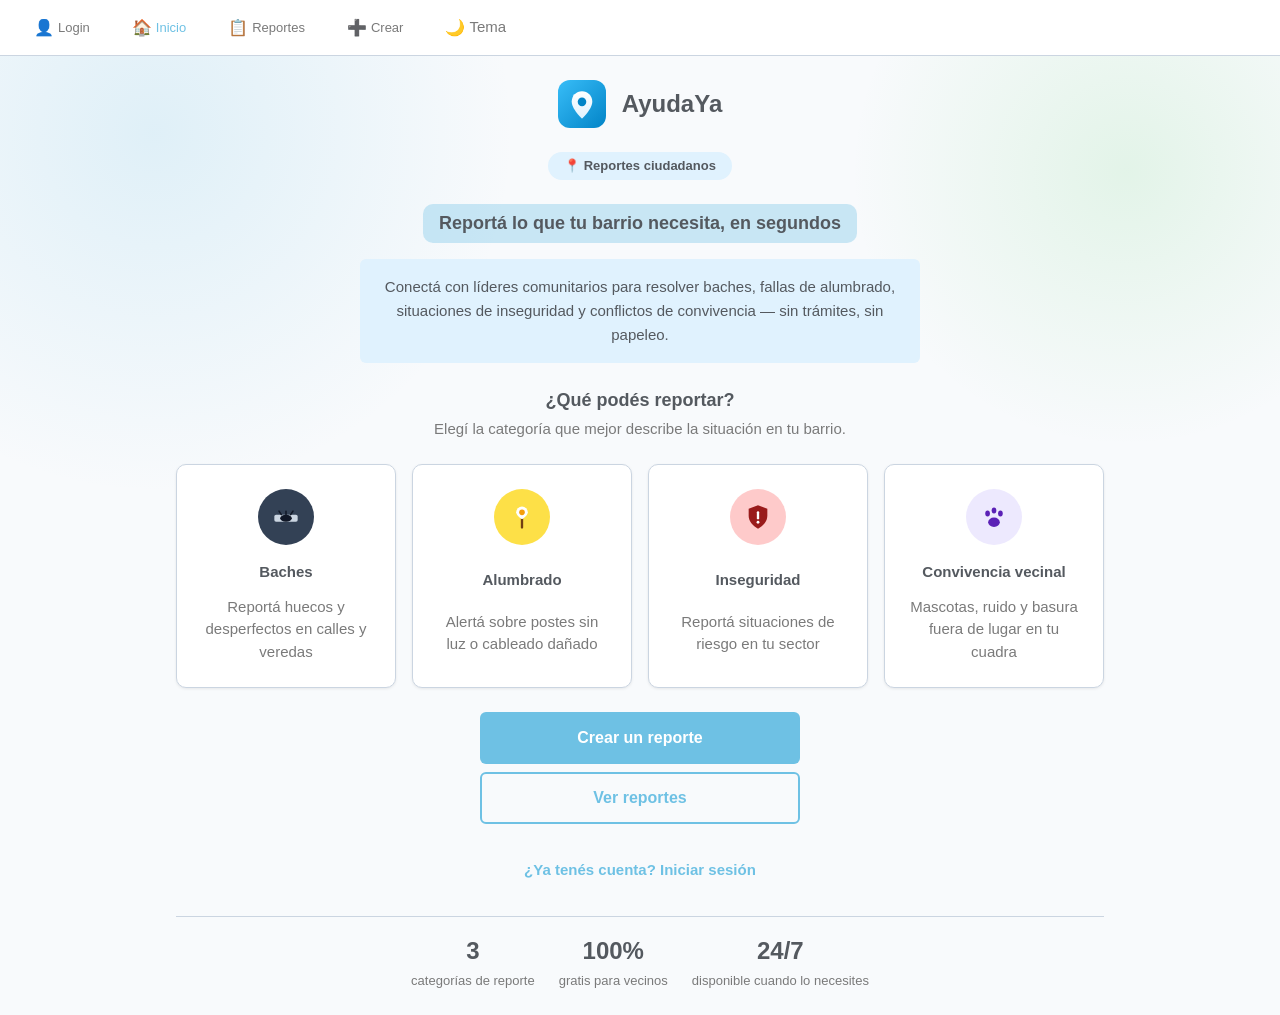
<file: index.html>
<!DOCTYPE html>
<html lang="es">
<head>
    <meta charset="UTF-8">
    <meta name="viewport" content="width=device-width, initial-scale=1.0">
    <title>AyudaYa — Inicio</title>
    <link rel="icon" type="image/svg+xml" href="assets/images/favicon.svg">
    <link rel="stylesheet" href="css/styles.css">
    <script>
        (function () {
            try {
                if (localStorage.getItem('ayudaya_theme') === 'dark') {
                    document.documentElement.setAttribute('data-theme', 'dark');
                }
            } catch (e) {}
        })();
    </script>
</head>
<body>
    <nav class="navbar" aria-label="Navegación principal">
        <a href="login.html" class="navbar__item">
            <span class="navbar__icon" aria-hidden="true">👤</span>
            <span>Login</span>
        </a>
        <a href="index.html" class="navbar__item">
            <span class="navbar__icon" aria-hidden="true">🏠</span>
            <span>Inicio</span>
        </a>
        <a href="reportes.html" class="navbar__item">
            <span class="navbar__icon" aria-hidden="true">📋</span>
            <span>Reportes</span>
        </a>
        <a href="crear-reporte.html" class="navbar__item">
            <span class="navbar__icon" aria-hidden="true">➕</span>
            <span>Crear</span>
        </a>
        <button type="button" class="navbar__item navbar__item--button" id="themeToggle" aria-pressed="false">
            <span class="navbar__icon" id="themeToggleIcon" aria-hidden="true">🌙</span>
            <span>Tema</span>
        </button>
    </nav>

    <main class="screen home-hero">
        <div class="container">
            <div class="hero">
                <div class="hero__brand">
                    <img src="assets/images/logo-ayudaya.svg" alt="AyudaYa" class="hero__logo">
                    <h1 class="hero__name">AyudaYa</h1>
                </div>

                <span class="hero__eyebrow">📍 Reportes ciudadanos</span>

                <div class="hero__intro">
                    <h2 class="hero__headline hero__highlight">
                        Reportá lo que tu barrio necesita, en segundos
                    </h2>
                    <p class="hero__lead">
                        Conectá con líderes comunitarios para resolver baches, fallas de alumbrado, situaciones de inseguridad y conflictos de convivencia — sin trámites, sin papeleo.
                    </p>
                </div>

                <div class="section-heading">
                    <h3 class="section-heading__title">¿Qué podés reportar?</h3>
                    <p class="section-heading__text">Elegí la categoría que mejor describe la situación en tu barrio.</p>
                </div>

                <div class="category-grid">
                    <div class="report-card category-card">
                        <div class="category-card__icon category-card__icon--bache" aria-hidden="true">
                            <svg width="28" height="28" viewBox="0 0 24 24" xmlns="http://www.w3.org/2000/svg">
                                <rect x="2" y="10" width="20" height="6" rx="1.5" fill="#cbd5e1"/>
                                <ellipse cx="12" cy="13" rx="5" ry="3" fill="#111827"/>
                                <path d="M8 10l-2-3M16 10l2-3M12 10V7" stroke="#111827" stroke-width="1.3" stroke-linecap="round"/>
                            </svg>
                        </div>
                        <div class="category-card__title">Baches</div>
                        <div class="category-card__text">Reportá huecos y desperfectos en calles y veredas</div>
                    </div>
                    <div class="report-card category-card">
                        <div class="category-card__icon category-card__icon--alumbrado" aria-hidden="true">
                            <svg width="28" height="28" viewBox="0 0 24 24" xmlns="http://www.w3.org/2000/svg">
                                <line x1="12" y1="11" x2="12" y2="21" stroke="#713f12" stroke-width="2" stroke-linecap="round"/>
                                <path d="M12 3a5 5 0 0 1 5 5c0 3-5 6-5 6s-5-3-5-6a5 5 0 0 1 5-5z" fill="#ffffff"/>
                                <circle cx="12" cy="8" r="2.4" fill="#f59e0b"/>
                            </svg>
                        </div>
                        <div class="category-card__title">Alumbrado</div>
                        <div class="category-card__text">Alertá sobre postes sin luz o cableado dañado</div>
                    </div>
                    <div class="report-card category-card">
                        <div class="category-card__icon category-card__icon--inseguridad" aria-hidden="true">
                            <svg width="28" height="28" viewBox="0 0 24 24" xmlns="http://www.w3.org/2000/svg">
                                <path d="M12 2l8 3v6c0 5-3.5 8.5-8 11-4.5-2.5-8-6-8-11V5l8-3z" fill="#991b1b"/>
                                <rect x="11" y="7" width="2" height="7" rx="1" fill="#ffffff"/>
                                <circle cx="12" cy="16.5" r="1.2" fill="#ffffff"/>
                            </svg>
                        </div>
                        <div class="category-card__title">Inseguridad</div>
                        <div class="category-card__text">Reportá situaciones de riesgo en tu sector</div>
                    </div>
                    <div class="report-card category-card">
                        <div class="category-card__icon category-card__icon--convivencia" aria-hidden="true">
                            <svg width="28" height="28" viewBox="0 0 24 24" xmlns="http://www.w3.org/2000/svg">
                                <ellipse cx="12" cy="16.5" rx="5" ry="4" fill="#5b21b6"/>
                                <ellipse cx="6.5" cy="9" rx="2" ry="2.6" fill="#5b21b6"/>
                                <ellipse cx="12" cy="6.5" rx="2" ry="2.6" fill="#5b21b6"/>
                                <ellipse cx="17.5" cy="9" rx="2" ry="2.6" fill="#5b21b6"/>
                            </svg>
                        </div>
                        <div class="category-card__title">Convivencia vecinal</div>
                        <div class="category-card__text">Mascotas, ruido y basura fuera de lugar en tu cuadra</div>
                    </div>
                </div>

                <div class="hero__actions">
                    <a href="crear-reporte.html" class="btn btn--primary btn--lg">Crear un reporte</a>
                    <a href="reportes.html" class="btn btn--secondary btn--lg">Ver reportes</a>
                </div>
                <a href="login.html" class="link hero__login-link">¿Ya tenés cuenta? Iniciar sesión</a>

                <div class="hero__stats">
                    <div class="hero__stat">
                        <span class="hero__stat-number">3</span>
                        <span class="hero__stat-label">categorías de reporte</span>
                    </div>
                    <div class="hero__stat">
                        <span class="hero__stat-number">100%</span>
                        <span class="hero__stat-label">gratis para vecinos</span>
                    </div>
                    <div class="hero__stat">
                        <span class="hero__stat-number">24/7</span>
                        <span class="hero__stat-label">disponible cuando lo necesites</span>
                    </div>
                </div>
            </div>
        </div>
    </main>

    <script src="js/main.js"></script>
</body>
</html>
</file>
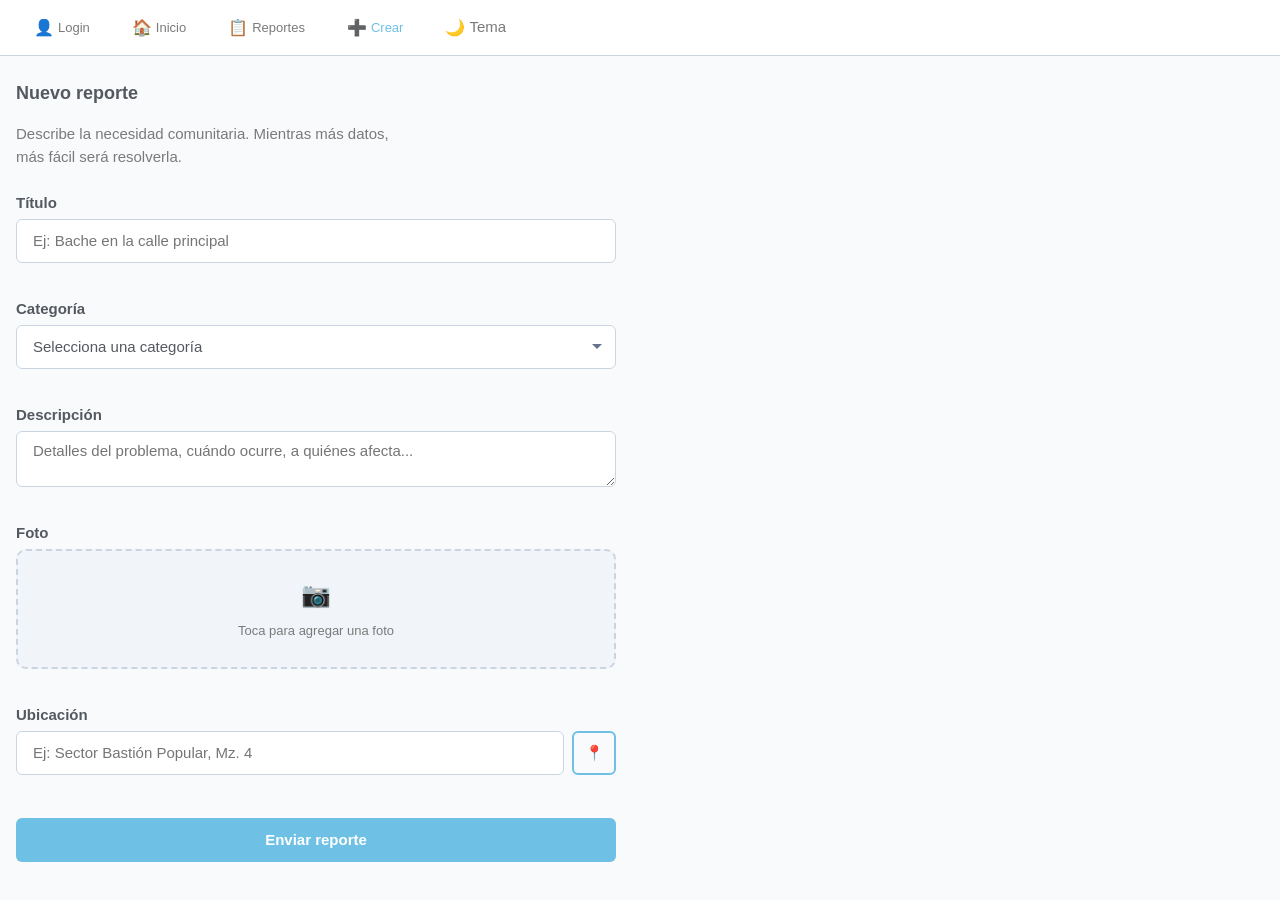
<file: crear-reporte.html>
<!DOCTYPE html>
<html lang="es">
<head>
    <meta charset="UTF-8">
    <meta name="viewport" content="width=device-width, initial-scale=1.0">
    <title>AyudaYa — Crear reporte</title>
    <link rel="icon" type="image/svg+xml" href="assets/images/favicon.svg">
    <link rel="stylesheet" href="css/styles.css">
    <script>
        (function () {
            try {
                if (localStorage.getItem('ayudaya_theme') === 'dark') {
                    document.documentElement.setAttribute('data-theme', 'dark');
                }
            } catch (e) {}
        })();
    </script>
</head>
<body>
    <nav class="navbar" aria-label="Navegación principal">
        <a href="login.html" class="navbar__item">
            <span class="navbar__icon" aria-hidden="true">👤</span>
            <span>Login</span>
        </a>
        <a href="index.html" class="navbar__item">
            <span class="navbar__icon" aria-hidden="true">🏠</span>
            <span>Inicio</span>
        </a>
        <a href="reportes.html" class="navbar__item">
            <span class="navbar__icon" aria-hidden="true">📋</span>
            <span>Reportes</span>
        </a>
        <a href="crear-reporte.html" class="navbar__item navbar__item--active" aria-current="page">
            <span class="navbar__icon" aria-hidden="true">➕</span>
            <span>Crear</span>
        </a>
        <button type="button" class="navbar__item navbar__item--button" id="themeToggle" aria-pressed="false">
            <span class="navbar__icon" id="themeToggleIcon" aria-hidden="true">🌙</span>
            <span>Tema</span>
        </button>
    </nav>

    <main class="screen">
        <h1 class="screen__title">Nuevo reporte</h1>
        <p class="screen__subtitle">Describe la necesidad comunitaria. Mientras más datos, más fácil será resolverla.</p>

        <form id="createReportForm" class="form--narrow" novalidate>
            <div class="form__group">
                <label class="form__label" for="report-title">Título</label>
                <input class="form__input" id="report-title" type="text" placeholder="Ej: Bache en la calle principal" required>
                <span class="form__error" id="report-title-error"></span>
            </div>

            <div class="form__group">
                <label class="form__label" for="report-category">Categoría</label>
                <select class="form__input form__select" id="report-category" required>
                    <option value="">Selecciona una categoría</option>
                    <option value="bache">Bache</option>
                    <option value="alumbrado">Alumbrado</option>
                    <option value="inseguridad">Inseguridad</option>
                    <option value="convivencia">Convivencia vecinal</option>
                </select>
                <span class="form__error" id="report-category-error"></span>
            </div>

            <div class="form__group">
                <label class="form__label" for="report-description">Descripción</label>
                <textarea class="form__input form__textarea" id="report-description" placeholder="Detalles del problema, cuándo ocurre, a quiénes afecta..." required></textarea>
                <span class="form__error" id="report-description-error"></span>
            </div>

            <div class="form__group">
                <label class="form__label" for="report-photo">Foto</label>
                <label class="placeholder-visual" for="report-photo" id="reportPhotoLabel" aria-label="Agregar foto del reporte">
                    <span class="placeholder-visual__icon" aria-hidden="true">📷</span>
                    <span>Toca para agregar una foto</span>
                </label>
                <input class="sr-only" id="report-photo" type="file" accept="image/*">
                <span class="form__error" id="report-photo-error"></span>
            </div>

            <div class="form__group">
                <label class="form__label" for="report-location">Ubicación</label>
                <div class="location-row">
                    <input class="form__input" id="report-location" type="text" placeholder="Ej: Sector Bastión Popular, Mz. 4">
                    <button class="btn btn--secondary btn--icon" type="button" id="useLocationBtn" aria-label="Usar mi ubicación actual" title="Usar mi ubicación actual">📍</button>
                </div>
                <span class="location-status" id="report-location-status"></span>
                <span class="form__error" id="report-map-error"></span>
            </div>

            <button class="btn btn--primary btn--block" type="submit">Enviar reporte</button>
        </form>
    </main>
    <script src="js/main.js"></script>
</body>
</html>
</file>
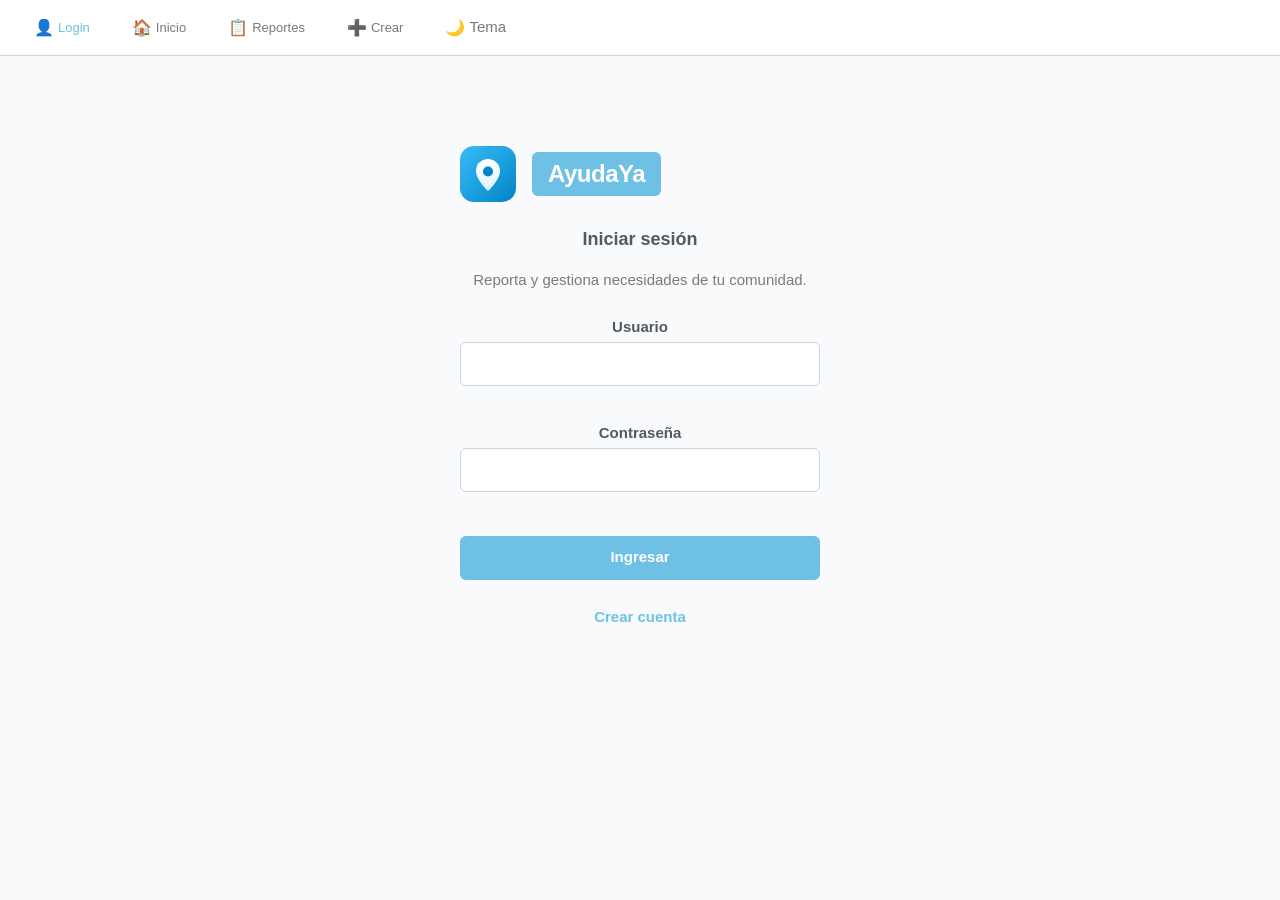
<file: login.html>
<!DOCTYPE html>
<html lang="es">
<head>
    <meta charset="UTF-8">
    <meta name="viewport" content="width=device-width, initial-scale=1.0">
    <title>AyudaYa — Iniciar sesión</title>
    <link rel="icon" type="image/svg+xml" href="assets/images/favicon.svg">
    <link rel="stylesheet" href="css/styles.css">
    <script>
        (function () {
            try {
                if (localStorage.getItem('ayudaya_theme') === 'dark') {
                    document.documentElement.setAttribute('data-theme', 'dark');
                }
            } catch (e) {}
        })();
    </script>
</head>
<body>
    <nav class="navbar" aria-label="Navegación principal">
        <a href="login.html" class="navbar__item">
            <span class="navbar__icon" aria-hidden="true">👤</span>
            <span>Login</span>
        </a>
        <a href="index.html" class="navbar__item">
            <span class="navbar__icon" aria-hidden="true">🏠</span>
            <span>Inicio</span>
        </a>
        <a href="reportes.html" class="navbar__item">
            <span class="navbar__icon" aria-hidden="true">📋</span>
            <span>Reportes</span>
        </a>
        <a href="crear-reporte.html" class="navbar__item">
            <span class="navbar__icon" aria-hidden="true">➕</span>
            <span>Crear</span>
        </a>
        <button type="button" class="navbar__item navbar__item--button" id="themeToggle" aria-pressed="false">
            <span class="navbar__icon" id="themeToggleIcon" aria-hidden="true">🌙</span>
            <span>Tema</span>
        </button>
    </nav>

    <div class="screen screen--centered">
        <div class="auth-card">
            <div class="auth-card__brand">
                <img src="assets/images/logo-ayudaya.svg" alt="AyudaYa" class="auth-card__logo">
                <div class="screen__logo auth-card__badge">AyudaYa</div>
            </div>
            <h1 class="screen__title">Iniciar sesión</h1>
            <p class="screen__subtitle">Reporta y gestiona necesidades de tu comunidad.</p>

            <form id="loginForm" novalidate>
            <div class="form__group">
                <label class="form__label" for="login-user">Usuario</label>
                <input class="form__input" id="login-user" type="text" autocomplete="username" required>
                <span class="form__error" id="login-user-error"></span>
            </div>
            <div class="form__group">
                <label class="form__label" for="login-pass">Contraseña</label>
                <input class="form__input" id="login-pass" type="password" autocomplete="current-password" required>
                <span class="form__error" id="login-pass-error"></span>
            </div>
            <button class="btn btn--primary btn--block mt-sm" type="submit">Ingresar</button>
        </form>

        <div class="mt-md">
            <a href="registro.html" class="link">Crear cuenta</a>
        </div>
    </div>
    <script src="js/main.js"></script>
</body>
</html>
</file>
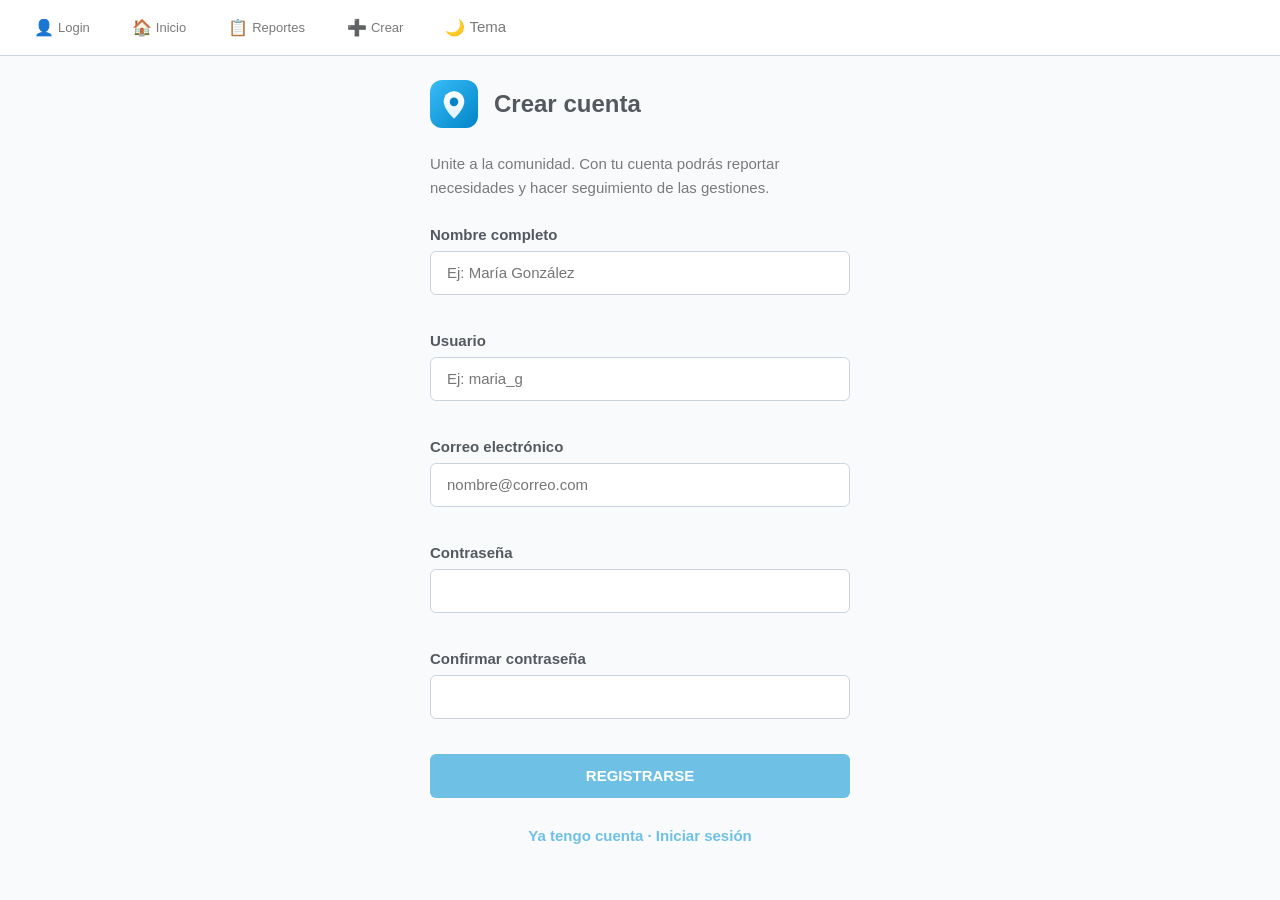
<file: registro.html>
<!DOCTYPE html>
<html lang="es">
<head>
    <meta charset="UTF-8">
    <meta name="viewport" content="width=device-width, initial-scale=1.0">
    <title>AyudaYa — Crear cuenta</title>
    <link rel="icon" type="image/svg+xml" href="assets/images/favicon.svg">
    <link rel="stylesheet" href="css/styles.css">
    <script>
        (function () {
            try {
                if (localStorage.getItem('ayudaya_theme') === 'dark') {
                    document.documentElement.setAttribute('data-theme', 'dark');
                }
            } catch (e) {}
        })();
    </script>
</head>
<body>
    <nav class="navbar" aria-label="Navegación principal">
        <a href="login.html" class="navbar__item navbar__item--active" aria-current="page">
            <span class="navbar__icon" aria-hidden="true">👤</span>
            <span>Login</span>
        </a>
        <a href="index.html" class="navbar__item">
            <span class="navbar__icon" aria-hidden="true">🏠</span>
            <span>Inicio</span>
        </a>
        <a href="reportes.html" class="navbar__item">
            <span class="navbar__icon" aria-hidden="true">📋</span>
            <span>Reportes</span>
        </a>
        <a href="crear-reporte.html" class="navbar__item">
            <span class="navbar__icon" aria-hidden="true">➕</span>
            <span>Crear</span>
        </a>
        <button type="button" class="navbar__item navbar__item--button" id="themeToggle" aria-pressed="false">
            <span class="navbar__icon" id="themeToggleIcon" aria-hidden="true">🌙</span>
            <span>Tema</span>
        </button>
    </nav>

    <main class="screen">
        <div class="auth-card auth-card--wide">
            <div class="auth-card__brand">
                <img src="assets/images/logo-ayudaya.svg" alt="AyudaYa" class="auth-card__logo auth-card__logo--sm">
                <h1 class="auth-card__title">Crear cuenta</h1>
            </div>
            <p class="auth-card__lead">
                Unite a la comunidad. Con tu cuenta podrás reportar necesidades y hacer seguimiento de las gestiones.
            </p>

            <form id="registerForm" novalidate>
                <div class="form__group">
                    <label class="form__label" for="reg-name">Nombre completo</label>
                    <input class="form__input" id="reg-name" type="text" autocomplete="name" placeholder="Ej: María González" required>
                    <span class="form__error" id="reg-name-error"></span>
                </div>

                <div class="form__group">
                    <label class="form__label" for="reg-user">Usuario</label>
                    <input class="form__input" id="reg-user" type="text" autocomplete="username" placeholder="Ej: maria_g" required>
                    <span class="form__error" id="reg-user-error"></span>
                </div>

                <div class="form__group">
                    <label class="form__label" for="reg-email">Correo electrónico</label>
                    <input class="form__input" id="reg-email" type="email" autocomplete="email" placeholder="nombre@correo.com" required>
                    <span class="form__error" id="reg-email-error"></span>
                </div>

                <div class="form__group">
                    <label class="form__label" for="reg-pass">Contraseña</label>
                    <input class="form__input" id="reg-pass" type="password" autocomplete="new-password" required>
                    <span class="form__error" id="reg-pass-error"></span>
                </div>

                <div class="form__group">
                    <label class="form__label" for="reg-pass-confirm">Confirmar contraseña</label>
                    <input class="form__input" id="reg-pass-confirm" type="password" autocomplete="new-password" required>
                    <span class="form__error" id="reg-pass-confirm-error"></span>
                </div>

                <button class="btn btn--primary btn--block" type="submit">REGISTRARSE</button>
            </form>

            <div class="mt-md text-center">
                <a href="login.html" class="link">Ya tengo cuenta · Iniciar sesión</a>
            </div>
        </div>
    </main>

    <script src="js/main.js"></script>
</body>
</html>
</file>
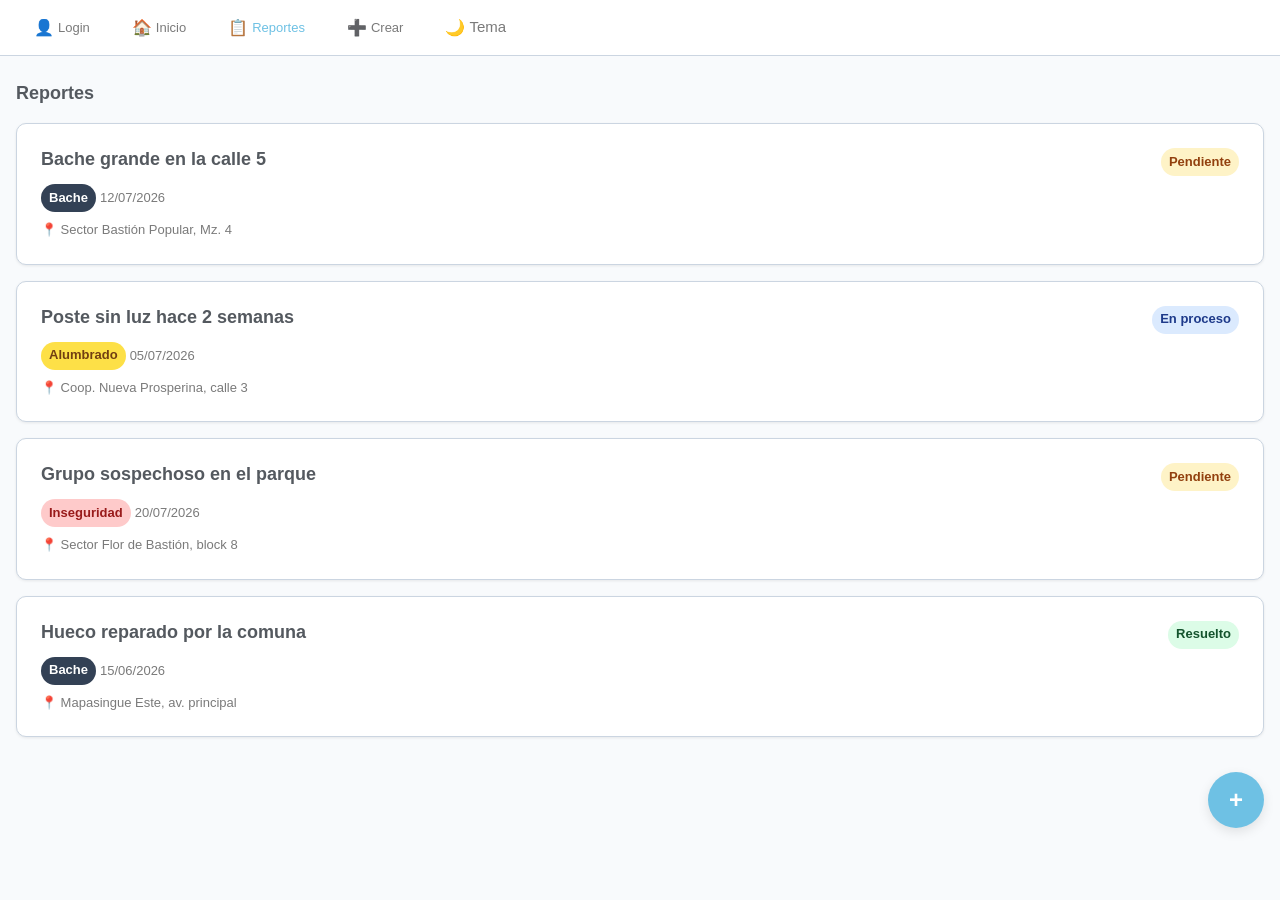
<file: reportes.html>
<!DOCTYPE html>
<html lang="es">
<head>
    <meta charset="UTF-8">
    <meta name="viewport" content="width=device-width, initial-scale=1.0">
    <title>AyudaYa — Reportes</title>
    <link rel="icon" type="image/svg+xml" href="assets/images/favicon.svg">
    <link rel="stylesheet" href="css/styles.css">
    <script>
        (function () {
            try {
                if (localStorage.getItem('ayudaya_theme') === 'dark') {
                    document.documentElement.setAttribute('data-theme', 'dark');
                }
            } catch (e) {}
        })();
    </script>
</head>
<body>
    <nav class="navbar" aria-label="Navegación principal">
        <a href="login.html" class="navbar__item">
            <span class="navbar__icon" aria-hidden="true">👤</span>
            <span>Login</span>
        </a>
        <a href="index.html" class="navbar__item">
            <span class="navbar__icon" aria-hidden="true">🏠</span>
            <span>Inicio</span>
        </a>
        <a href="reportes.html" class="navbar__item navbar__item--active" aria-current="page">
            <span class="navbar__icon" aria-hidden="true">📋</span>
            <span>Reportes</span>
        </a>
        <a href="crear-reporte.html" class="navbar__item">
            <span class="navbar__icon" aria-hidden="true">➕</span>
            <span>Crear</span>
        </a>
        <button type="button" class="navbar__item navbar__item--button" id="themeToggle" aria-pressed="false">
            <span class="navbar__icon" id="themeToggleIcon" aria-hidden="true">🌙</span>
            <span>Tema</span>
        </button>
    </nav>

    <main class="screen">
        <h1 class="screen__title">Reportes</h1>

        <div class="list">
            <article class="report-card">
                <div class="report-card__header">
                    <div class="report-card__title">Bache grande en la calle 5</div>
                    <span class="badge badge--status-pending">Pendiente</span>
                </div>
                <div class="report-card__meta">
                    <span class="badge badge--category-bache">Bache</span>
                    <span class="report-card__date">12/07/2026</span>
                </div>
                <div class="report-card__location">📍 Sector Bastión Popular, Mz. 4</div>
            </article>

            <article class="report-card">
                <div class="report-card__header">
                    <div class="report-card__title">Poste sin luz hace 2 semanas</div>
                    <span class="badge badge--status-inprogress">En proceso</span>
                </div>
                <div class="report-card__meta">
                    <span class="badge badge--category-alumbrado">Alumbrado</span>
                    <span class="report-card__date">05/07/2026</span>
                </div>
                <div class="report-card__location">📍 Coop. Nueva Prosperina, calle 3</div>
            </article>

            <article class="report-card">
                <div class="report-card__header">
                    <div class="report-card__title">Grupo sospechoso en el parque</div>
                    <span class="badge badge--status-pending">Pendiente</span>
                </div>
                <div class="report-card__meta">
                    <span class="badge badge--category-inseguridad">Inseguridad</span>
                    <span class="report-card__date">20/07/2026</span>
                </div>
                <div class="report-card__location">📍 Sector Flor de Bastión, block 8</div>
            </article>

            <article class="report-card">
                <div class="report-card__header">
                    <div class="report-card__title">Hueco reparado por la comuna</div>
                    <span class="badge badge--status-resolved">Resuelto</span>
                </div>
                <div class="report-card__meta">
                    <span class="badge badge--category-bache">Bache</span>
                    <span class="report-card__date">15/06/2026</span>
                </div>
                <div class="report-card__location">📍 Mapasingue Este, av. principal</div>
            </article>
        </div>

        <a href="crear-reporte.html" class="fab" aria-label="Nuevo reporte">+</a>
    </main>
    <script src="js/main.js"></script>
</body>
</html>
</file>
<file: css/styles.css>
:root {
    --color-primary: #6EC1E4;
    --color-secondary: #61CE70;
    --color-success: #16a34a;
    --color-error: #dc2626;
    --color-warning: #d97706;
    --color-gray-100: #f1f5f9;
    --color-gray-300: #cbd5e1;
    --color-gray-500: #64748b;
    --color-gray-700: #334155;
    --color-background: #f8fafc;
    --color-surface: #ffffff;
    --color-primary-soft: #e0f2fe;

    --color-text: #54595F;
    --color-text-muted: #7A7A7A;
    --color-text-inverse: #ffffff;

    --font-family: -apple-system, BlinkMacSystemFont, "Segoe UI", Roboto, "Helvetica Neue", Arial, sans-serif;
    --font-size-title: 1.5rem;
    --font-size-subtitle: 1.125rem;
    --font-size-body: 0.9375rem;
    --font-size-caption: 0.8125rem;

    --space-xs: 4px;
    --space-sm: 8px;
    --space-md: 16px;
    --space-lg: 24px;

    --radius-sm: 6px;
    --radius-md: 10px;

    --shadow-sm: 0 1px 3px rgba(0, 0, 0, 0.08);
    --shadow-md: 0 4px 12px rgba(0, 0, 0, 0.1);

    --nav-height: 56px;
    --container-max: 960px;
}

*, *::before, *::after {
    margin: 0;
    padding: 0;
    box-sizing: border-box;
}

html {
    scroll-behavior: smooth;
}

body {
    font-family: var(--font-family);
    font-size: var(--font-size-body);
    line-height: 1.5;
    color: var(--color-text);
    background-color: var(--color-background);
    -webkit-font-smoothing: antialiased;
}

.container {
    width: 100%;
    max-width: var(--container-max);
    margin: 0 auto;
    padding: 0 var(--space-md);
}

/* Navegación inferior móvil-first */
.navbar {
    position: fixed;
    bottom: 0;
    left: 0;
    right: 0;
    height: var(--nav-height);
    background: var(--color-surface);
    border-top: 1px solid var(--color-gray-300);
    display: flex;
    justify-content: space-around;
    align-items: center;
    z-index: 100;
}

.navbar__item {
    display: flex;
    flex-direction: column;
    align-items: center;
    justify-content: center;
    gap: 2px;
    text-decoration: none;
    color: var(--color-text-muted);
    font-size: var(--font-size-caption);
    font-weight: 500;
    padding: var(--space-xs) var(--space-sm);
    min-height: var(--nav-height);
    min-width: 64px;
    transition: color 0.2s;
}

.navbar__item:hover,
.navbar__item:focus-visible {
    color: var(--color-primary);
    outline: none;
}

.navbar__item:focus-visible {
    background: var(--color-gray-100);
    border-radius: var(--radius-sm);
}

.navbar__icon {
    width: 24px;
    height: 24px;
    display: inline-flex;
    align-items: center;
    justify-content: center;
    font-size: 1.25rem;
    line-height: 1;
}

.navbar__item--active {
    color: var(--color-primary);
}

/* Botón */
.btn {
    display: inline-flex;
    align-items: center;
    justify-content: center;
    min-height: 44px;
    padding: 10px var(--space-lg);
    border-radius: var(--radius-sm);
    font-family: var(--font-family);
    font-size: var(--font-size-body);
    font-weight: 600;
    line-height: 1.25;
    text-decoration: none;
    border: none;
    cursor: pointer;
    transition: background-color 0.2s, transform 0.1s;
}

.btn:focus-visible {
    outline: 3px solid var(--color-secondary);
    outline-offset: 2px;
}

.btn:active {
    transform: scale(0.98);
}

.btn--primary {
    background-color: var(--color-primary);
    color: var(--color-text-inverse);
}

.btn--primary:hover {
    background-color: #5bb5db;
}

.btn--secondary {
    background-color: transparent;
    color: var(--color-primary);
    border: 2px solid var(--color-primary);
}

.btn--secondary:hover {
    background-color: var(--color-gray-100);
}

.btn--block {
    width: 100%;
}

.btn--disabled {
    background-color: var(--color-gray-300);
    color: var(--color-gray-500);
    cursor: not-allowed;
    pointer-events: none;
}

/* Input */
.form__group {
    display: grid;
    gap: var(--space-xs);
    margin-bottom: var(--space-md);
}

.form__label {
    font-size: var(--font-size-body);
    font-weight: 600;
    color: var(--color-text);
}

.form__input {
    width: 100%;
    min-height: 44px;
    padding: 10px var(--space-md);
    border: 1px solid var(--color-gray-300);
    border-radius: var(--radius-sm);
    font-family: var(--font-family);
    font-size: var(--font-size-body);
    color: var(--color-text);
    background-color: var(--color-surface);
    transition: border-color 0.2s, box-shadow 0.2s;
}

.form__input:focus-visible {
    outline: none;
    border-color: var(--color-primary);
    box-shadow: 0 0 0 3px rgba(110, 193, 228, 0.25);
}

.form__input--error {
    border-color: var(--color-error);
}

.form__input--error:focus-visible {
    box-shadow: 0 0 0 3px rgba(220, 38, 38, 0.15);
}

.form__error {
    display: block;
    font-size: var(--font-size-caption);
    color: var(--color-error);
    min-height: 1.2em;
}

.form--narrow {
    max-width: 600px;
}

.form__select {
    appearance: none;
    background-image: url("data:image/svg+xml,%3Csvg xmlns='http://www.w3.org/2000/svg' width='12' height='12' viewBox='0 0 12 12'%3E%3Cpath d='M6 8L1 3h10z' fill='%2364748b'/%3E%3C/svg%3E");
    background-repeat: no-repeat;
    background-position: right 12px center;
    padding-right: 36px;
}

/* Card de reporte */
.report-card {
    background-color: var(--color-surface);
    border: 1px solid var(--color-gray-300);
    border-radius: var(--radius-md);
    padding: var(--space-md);
    box-shadow: var(--shadow-sm);
    display: grid;
    gap: var(--space-sm);
    transition: box-shadow 0.2s, transform 0.2s;
}

.report-card:hover {
    box-shadow: var(--shadow-md);
    transform: translateY(-2px);
}

.report-card__header {
    display: flex;
    justify-content: space-between;
    align-items: flex-start;
    gap: var(--space-sm);
}

.report-card__title {
    font-size: var(--font-size-subtitle);
    font-weight: 600;
    color: var(--color-text);
    line-height: 1.3;
}

.report-card__meta {
    display: flex;
    flex-wrap: wrap;
    gap: var(--space-xs);
    align-items: center;
}

.report-card__category,
.report-card__date {
    font-size: var(--font-size-caption);
    color: var(--color-text-muted);
}

.report-card__photo {
    width: 100%;
    max-height: 160px;
    object-fit: cover;
    border-radius: var(--radius-sm);
}

.report-card__location {
    font-size: var(--font-size-caption);
    color: var(--color-text-muted);
    display: flex;
    align-items: center;
    gap: 4px;
}

/* Badge */
.badge {
    display: inline-flex;
    align-items: center;
    justify-content: center;
    min-height: 28px;
    padding: 2px var(--space-sm);
    border-radius: 999px;
    font-size: var(--font-size-caption);
    font-weight: 600;
    line-height: 1.25;
    white-space: nowrap;
}

.badge--status-pending {
    background-color: #fef3c7;
    color: #92400e;
}

.badge--status-inprogress {
    background-color: #dbeafe;
    color: #1e3a8a;
}

.badge--status-resolved {
    background-color: #dcfce7;
    color: #14532d;
}

.badge--category-bache {
    background-color: var(--color-gray-700);
    color: #ffffff;
}

.badge--category-alumbrado {
    background-color: #fde047;
    color: #713f12;
}

.badge--category-inseguridad {
    background-color: #fecaca;
    color: #991b1b;
}

.badge--category-convivencia {
    background-color: #ede9fe;
    color: #5b21b6;
}

/* FAB */
.fab {
    position: fixed;
    bottom: calc(var(--nav-height) + var(--space-md));
    right: var(--space-md);
    width: 56px;
    height: 56px;
    border-radius: 50%;
    background-color: var(--color-primary);
    color: var(--color-text-inverse);
    border: none;
    display: flex;
    align-items: center;
    justify-content: center;
    font-size: 1.5rem;
    font-weight: 700;
    box-shadow: var(--shadow-md);
    cursor: pointer;
    text-decoration: none;
    line-height: 1;
    z-index: 90;
}

.fab:focus-visible {
    outline: 3px solid var(--color-secondary);
    outline-offset: 2px;
}

.fab:active {
    transform: scale(0.95);
}

/* Placeholder visual */
.placeholder-visual {
    display: flex;
    flex-direction: column;
    align-items: center;
    justify-content: center;
    gap: var(--space-sm);
    min-height: 120px;
    border: 2px dashed var(--color-gray-300);
    border-radius: var(--radius-md);
    background-color: var(--color-gray-100);
    color: var(--color-text-muted);
    font-size: var(--font-size-caption);
    text-align: center;
    padding: var(--space-md);
    cursor: pointer;
    transition: border-color 0.2s, background-color 0.2s;
}

.placeholder-visual:hover {
    border-color: var(--color-primary);
    background-color: var(--color-surface);
}

.placeholder-visual:focus-visible {
    outline: none;
    border-color: var(--color-primary);
    box-shadow: 0 0 0 3px rgba(29, 78, 216, 0.15);
}

.placeholder-visual--filled {
    border-style: solid;
    border-color: var(--color-secondary);
    background-color: var(--color-surface);
    padding: var(--space-sm);
}

.placeholder-visual__icon {
    font-size: 1.5rem;
}

.placeholder-visual__preview {
    width: 100%;
    max-height: 160px;
    object-fit: cover;
    border-radius: var(--radius-sm);
}

/* Oculto visualmente, accesible para lectores de pantalla */
.sr-only {
    position: absolute;
    width: 1px;
    height: 1px;
    padding: 0;
    margin: -1px;
    overflow: hidden;
    clip: rect(0, 0, 0, 0);
    white-space: nowrap;
    border: 0;
}

/* Fila de ubicación: input + botón de geolocalización */
.location-row {
    display: flex;
    gap: var(--space-sm);
}

.location-row .form__input {
    flex: 1;
}

.btn--icon {
    flex-shrink: 0;
    width: 44px;
    padding: 0;
}

.location-status {
    display: block;
    font-size: var(--font-size-caption);
    color: var(--color-text-muted);
    margin-top: var(--space-xs);
}

.location-status--ok {
    color: var(--color-success);
}

/* Pantallas generales */
.screen {
    padding: var(--space-lg) var(--space-md);
    padding-bottom: calc(var(--nav-height) + var(--space-lg) + env(safe-area-inset-bottom, 0px));
}

.screen--centered {
    display: flex;
    flex-direction: column;
    align-items: center;
    justify-content: center;
    min-height: 100vh;
    text-align: center;
}

.screen__logo {
    font-size: var(--font-size-title);
    font-weight: 700;
    color: var(--color-primary);
    margin-bottom: var(--space-lg);
    letter-spacing: -0.02em;
}

.screen__title {
    font-size: var(--font-size-subtitle);
    font-weight: 700;
    margin-bottom: var(--space-md);
    color: var(--color-text);
}

.screen__subtitle {
    font-size: var(--font-size-body);
    color: var(--color-text-muted);
    margin-bottom: var(--space-lg);
    max-width: 400px;
}

/* Hero de inicio */
.home-hero {
    background-image:
        radial-gradient(600px circle at 12% 8%, rgba(110, 193, 228, 0.18), transparent 60%),
        radial-gradient(500px circle at 88% 12%, rgba(97, 206, 112, 0.14), transparent 55%);
}

.hero {
    display: grid;
    gap: var(--space-lg);
    text-align: center;
}

.hero__brand {
    display: flex;
    align-items: center;
    justify-content: center;
    gap: var(--space-md);
}

.hero__logo {
    width: 48px;
    height: 48px;
    object-fit: contain;
}

.hero__name {
    font-size: var(--font-size-title);
    font-weight: 700;
    color: var(--color-text);
}

.hero__intro {
    display: grid;
    gap: var(--space-md);
}

.hero__headline {
    font-size: var(--font-size-subtitle);
    font-weight: 700;
    color: var(--color-text);
    line-height: 1.3;
    max-width: 600px;
    margin: 0 auto;
}

.hero__lead {
    font-size: var(--font-size-body);
    color: var(--color-text);
    line-height: 1.6;
    max-width: 560px;
    margin: 0 auto;
    background-color: var(--color-primary-soft);
    padding: var(--space-md);
    border-radius: var(--radius-sm);
}

.hero__eyebrow {
    display: inline-flex;
    align-items: center;
    gap: var(--space-xs);
    margin: 0 auto;
    background-color: var(--color-primary-soft);
    color: var(--color-text);
    font-size: var(--font-size-caption);
    font-weight: 700;
    padding: var(--space-xs) var(--space-md);
    border-radius: 999px;
}

.hero__highlight {
    width: fit-content;
    background-color: rgba(110, 193, 228, 0.35);
    border-radius: var(--radius-md);
    padding: var(--space-sm) var(--space-md);
}

.hero__actions {
    display: grid;
    gap: var(--space-sm);
    max-width: 320px;
    width: 100%;
    margin: 0 auto;
}

.hero__actions .btn {
    width: 100%;
}

.hero__login-link {
    justify-content: center;
}

.hero__stats {
    display: flex;
    flex-wrap: wrap;
    justify-content: center;
    gap: var(--space-lg);
    padding-top: var(--space-md);
    border-top: 1px solid var(--color-gray-300);
}

.hero__stat {
    display: flex;
    flex-direction: column;
    align-items: center;
    gap: 2px;
}

.hero__stat-number {
    font-size: var(--font-size-title);
    font-weight: 800;
    color: var(--color-text);
}

.hero__stat-label {
    font-size: var(--font-size-caption);
    color: var(--color-text-muted);
}

.section-heading {
    display: grid;
    gap: var(--space-xs);
}

.section-heading__title {
    font-size: var(--font-size-subtitle);
    font-weight: 700;
    color: var(--color-text);
}

.section-heading__text {
    font-size: var(--font-size-body);
    color: var(--color-text-muted);
}

.btn--lg {
    min-height: 52px;
    padding: 0 var(--space-lg);
    font-size: 1rem;
}

/* Grilla de categorías del inicio */
.category-grid {
    display: grid;
    grid-template-columns: repeat(auto-fit, minmax(220px, 1fr));
    gap: var(--space-md);
}

.category-card {
    text-align: center;
    padding: var(--space-lg);
}

.category-card__icon {
    width: 56px;
    height: 56px;
    margin: 0 auto var(--space-sm);
    border-radius: 50%;
    display: flex;
    align-items: center;
    justify-content: center;
    font-size: 1.5rem;
}

.category-card__icon--bache {
    background-color: var(--color-gray-700);
}

.category-card__icon--alumbrado {
    background-color: #fde047;
}

.category-card__icon--inseguridad {
    background-color: #fecaca;
}

.category-card__icon--convivencia {
    background-color: #ede9fe;
}

.category-card__title {
    font-weight: 700;
    color: var(--color-text);
    margin-bottom: var(--space-xs);
}

.category-card__text {
    font-size: var(--font-size-body);
    color: var(--color-text-muted);
}

/* Tarjeta de autenticación (login / registro) */
.auth-card {
    width: 100%;
    max-width: 360px;
}

.auth-card--wide {
    max-width: 420px;
    margin: 0 auto;
}

.auth-card__brand {
    display: flex;
    align-items: center;
    gap: var(--space-md);
    margin-bottom: var(--space-lg);
}

.auth-card__logo {
    width: 56px;
    height: 56px;
    object-fit: contain;
}

.auth-card__logo--sm {
    width: 48px;
    height: 48px;
}

.auth-card__badge {
    margin-bottom: 0;
    background-color: var(--color-primary);
    color: var(--color-text-inverse);
    padding: var(--space-xs) var(--space-md);
    border-radius: var(--radius-sm);
}

.auth-card__title {
    font-size: var(--font-size-title);
    font-weight: 700;
    color: var(--color-text);
}

.auth-card__lead {
    font-size: var(--font-size-body);
    color: var(--color-text-muted);
    line-height: 1.6;
    margin-bottom: var(--space-lg);
}

/* Lista */
.list {
    display: grid;
    gap: var(--space-md);
}

/* Enlace secundario */
.link {
    color: var(--color-primary);
    text-decoration: none;
    font-weight: 600;
    font-size: var(--font-size-body);
    background: none;
    border: none;
    cursor: pointer;
    padding: var(--space-xs);
    min-height: 44px;
    display: inline-flex;
    align-items: center;
}

.link:hover {
    text-decoration: underline;
}

.link:focus-visible {
    outline: 3px solid var(--color-secondary);
    outline-offset: 2px;
    border-radius: var(--radius-sm);
}

/* Espaciado util */
.mt-sm { margin-top: var(--space-sm); }
.mt-md { margin-top: var(--space-md); }
.mb-sm { margin-bottom: var(--space-sm); }
.mb-md { margin-bottom: var(--space-md); }
.text-center { text-align: center; }

/* Style guide específico */
.styleguide {
    padding: var(--space-lg) var(--space-md);
    padding-bottom: calc(var(--space-lg) * 2);
}

.styleguide__section {
    margin-bottom: var(--space-lg);
}

.styleguide__section-title {
    font-size: var(--font-size-subtitle);
    font-weight: 700;
    margin-bottom: var(--space-md);
    color: var(--color-text);
}

.styleguide__token-row {
    display: flex;
    flex-wrap: wrap;
    gap: var(--space-sm);
    align-items: center;
}

.styleguide__swatch {
    width: 48px;
    height: 48px;
    border-radius: var(--radius-sm);
    border: 1px solid var(--color-gray-300);
    display: inline-block;
}

.styleguide__token-name {
    font-family: monospace;
    font-size: var(--font-size-caption);
    color: var(--color-text-muted);
}

.styleguide__component-grid {
    display: grid;
    gap: var(--space-md);
}

/* Responsive */
@media (min-width: 768px) {
    .navbar {
        position: sticky;
        top: 0;
        bottom: auto;
        border-top: none;
        border-bottom: 1px solid var(--color-gray-300);
        justify-content: flex-start;
        padding: 0 var(--space-md);
        gap: var(--space-sm);
    }

    .navbar__item {
        flex-direction: row;
        min-width: auto;
        padding: var(--space-sm) var(--space-md);
        border-radius: var(--radius-sm);
    }

    .navbar__icon {
        font-size: 1rem;
    }

    .screen {
        padding-bottom: var(--space-lg);
    }

    .screen--centered {
        min-height: auto;
        padding-top: 10vh;
        padding-bottom: 10vh;
    }

    .report-card {
        padding: var(--space-lg);
    }

    .styleguide__component-grid {
        grid-template-columns: repeat(2, 1fr);
    }
}

/* Imprimir */
@media print {
    .navbar, .fab, .btn, .form__input, .placeholder-visual {
        display: none;
    }
}

/* Ocultar icono de candado/autocompletar del navegador en campos de contraseña */
input[type="password"]::-webkit-credentials-auto-fill-button,
input[type="password"]::-webkit-clear-button,
input[type="password"]::-webkit-inner-spin-button {
    display: none !important;
    -webkit-appearance: none;
    appearance: none;
    margin: 0;
    height: 0;
    width: 0;
}

/* Modo oscuro */
[data-theme="dark"] {
    --color-background: #0f172a;
    --color-surface: #1e293b;
    --color-text: #e2e8f0;
    --color-text-muted: #94a3b8;
    --color-gray-100: #1e293b;
    --color-gray-300: #334155;
    --color-primary-soft: #16324a;
    --shadow-sm: 0 1px 3px rgba(0, 0, 0, 0.4);
    --shadow-md: 0 4px 12px rgba(0, 0, 0, 0.5);
}

body {
    transition: background-color 0.25s ease, color 0.25s ease;
}

.navbar__item--button {
    background: none;
    border: none;
    font: inherit;
    font-weight: 500;
    cursor: pointer;
}

/* Animaciones de entrada */
@keyframes fadeInUp {
    from {
        opacity: 0;
        transform: translateY(10px);
    }
    to {
        opacity: 1;
        transform: none;
    }
}

.report-card,
.category-card {
    animation: fadeInUp 0.35s ease both;
}

.list .report-card:nth-child(1) { animation-delay: 0.03s; }
.list .report-card:nth-child(2) { animation-delay: 0.08s; }
.list .report-card:nth-child(3) { animation-delay: 0.13s; }
.list .report-card:nth-child(4) { animation-delay: 0.18s; }
.list .report-card:nth-child(n+5) { animation-delay: 0.22s; }

.category-grid .category-card:nth-child(1) { animation-delay: 0.03s; }
.category-grid .category-card:nth-child(2) { animation-delay: 0.09s; }
.category-grid .category-card:nth-child(3) { animation-delay: 0.15s; }

.report-card--highlight {
    border-color: var(--color-secondary);
    box-shadow: 0 0 0 3px rgba(97, 206, 112, 0.25);
}

@media (prefers-reduced-motion: reduce) {
    *, *::before, *::after {
        animation-duration: 0.001ms !important;
        animation-iteration-count: 1 !important;
        transition-duration: 0.001ms !important;
        scroll-behavior: auto !important;
    }
}
</file>
